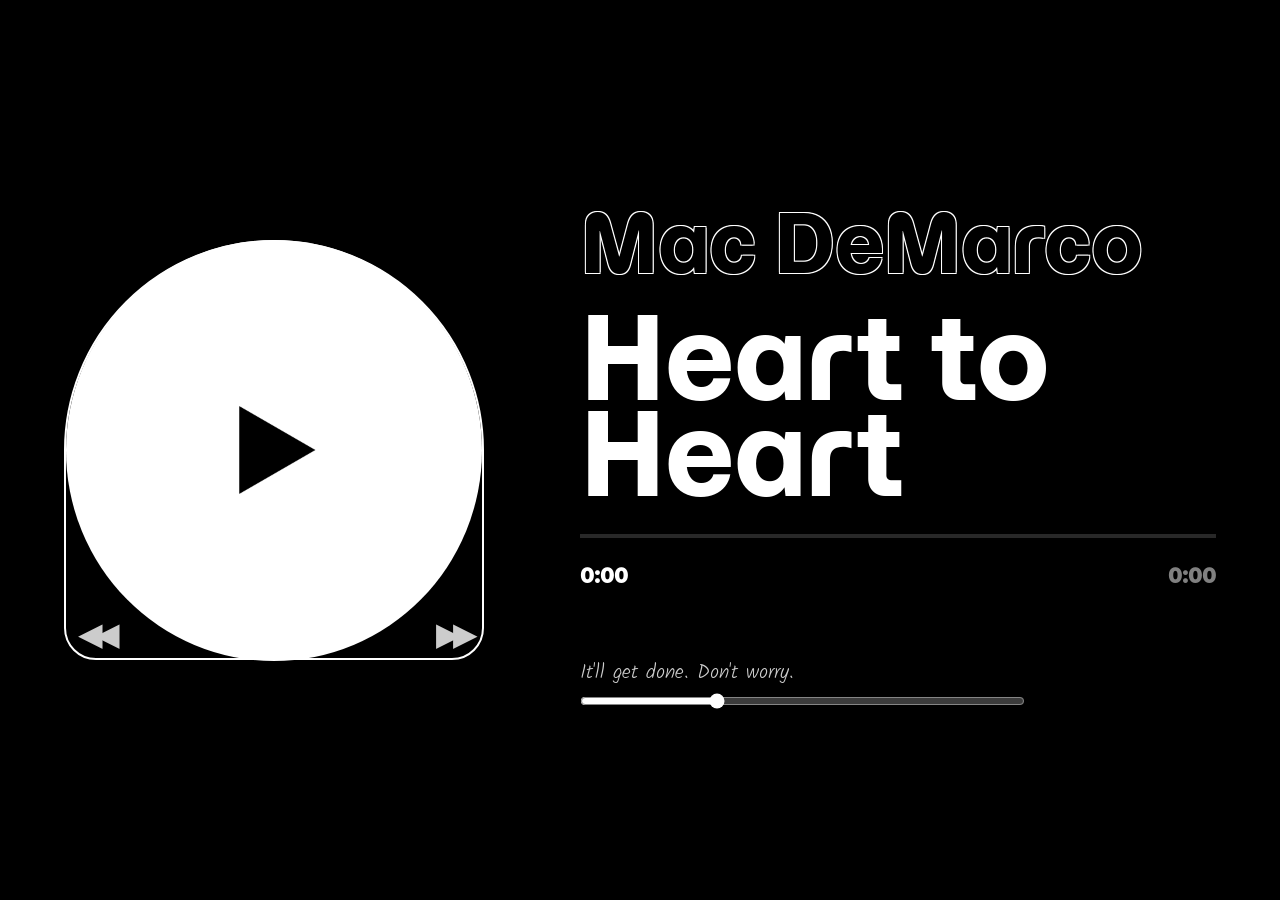
<file: Assignment2/index.html>
<!DOCTYPE html>
<html lang="en">
  <!-- there was a nasty bit of code here that was causing all my comments to be rendered under js syntax, now exterminated -->
  
  <head>
    <meta http-equiv="Content-Type" content="text/html; charset=UTF-8">
    <meta name="viewport" content="width=device-width, initial-scale=1.0">

    <!-- Links to Google Font API -->
    <link rel="preconnect" href="https://fonts.googleapis.com/">
    <link rel="preconnect" href="https://fonts.gstatic.com/" crossorigin="">
    <link rel="preconnect" href="https://fonts.googleapis.com/" crossorigin="use-credentials">
    <link rel="preconnect" href="https://fonts.gstatic.com/">
    
    <!-- links to Momo Trust Display font -->
    <link rel="preconnect" href="https://fonts.googleapis.com">
    <link rel="preconnect" href="https://fonts.gstatic.com" crossorigin>
    <link href="https://fonts.googleapis.com/css2?family=Momo+Trust+Display&display=swap" rel="stylesheet">

    <!-- links to Kalam font -->
    <link rel="preconnect" href="https://fonts.googleapis.com">
    <link rel="preconnect" href="https://fonts.gstatic.com" crossorigin>
    <link href="https://fonts.googleapis.com/css2?family=Kalam:wght@300;400;700&display=swap" rel="stylesheet">

    <!-- links to my Reset & Style CSS, as well as my JS file. -->
    <link rel="stylesheet" href="reset.css">
    <link rel="stylesheet" href="style.css">
    <script src="script.js" defer=""></script>
    
    <!-- no clue what the purpose of these linked stylesheets are -->
    <!-- <link rel="stylesheet" href="css2(1)"> -->
    <!-- <link href="css2" rel="stylesheet"> -->

    <!-- changing the header to something more therapeudic -->
    <title>Slow down, relax.</title>

  </head>

  <body>
    <!-- changing the whole html main structure to operate on an audio-player based ui -->
    <main class="player-container">
      <!-- changing this from a video element to an audio and linking my own music files -->
      <!-- stream cafe - youtube.com/watch?v=TQvXEza4fPc -->
      <audio id="currently-playing" src="https://file.garden/afmGk3tutzpQHcjJ/Stream%20Cafe%20-%201%20hour%20of%20comfy%20%26%20relaxing%20songs%20_%20royalty%20free%20vlog%20music%20%E2%9C%A8.mp3"></audio>
      <section class="playback-controls">
        <!-- playback-controls class groups the playback controls -->
        <!-- using a button element here instead of a styled div as its more semantic for myself and for AT (assistive technology) -->
        <!-- the nav-button class is attributed to both the 'rewind' and 'next' buttons functions as their purposes are the same, just opposites; as well instead of linking to icons for these im opting just to use a character that resembles the same thing, better for performance -->
        <button id="previous-button" class="nav-button">
          ◀◀
        </button>
        
        <button id="play-pause-button" class="play-button">
          <img src="images/Play.png" alt="play icon" id="play-pause-img">
        </button>
        
        <button id="next-button" class="nav-button">
          ▶▶
        </button>

      </section>

      <section class="playback-info">
      <!-- playback-info class groups the song information and progress bar of the song -->
      <!-- this heading hierarchy intentionally makes the track title larger than the artist name -->
      <h2 class="artist-name">
        Mac DeMarco
      </h2>
      
      <h1 class="track-title">
        Heart to Heart
      </h1>
      
      <!-- this div represents both the line for the full length of the song and the line for the elapsed time of the song. This is instantiated in HTML, styled in CSS, and then refreshed by my JS. pretty cool -->
      <div id="progress-bar-container">
        <span id="progress-bar"></span>
      </div>
      
      <!-- this div represents the two duration timers accompanying the div above, one span targetable for the current time and the other for the total duration of the track -->
      <div class="time-container">
        <span id="current-time">0:00</span>
        <span id="duration">0:00</span>
      </div>

      <!-- this div is for the motivational quotes or messages that are periodically shown to the user, in line with the whole 'rest and relaxation' aesthetic -->
      <div class="quote-box">
        <p id="quote-text">
          It'll get done. Don't worry.
        </p>
      </div>

      <!-- this div is for all the 'comfort controls' i intend to implement (currently only one which allows users to slide their audio mix between the music and an environment ambience, heavy inspiration from when i personally used Headspace app) -->
      <div class="comfort-controls">
        <input
          type="range"
          id="calm-slider"
          min="0"
          max="100"
          value="30"
        >
      </div>
        </section>
    </main>
  </body>
</html>
</file>
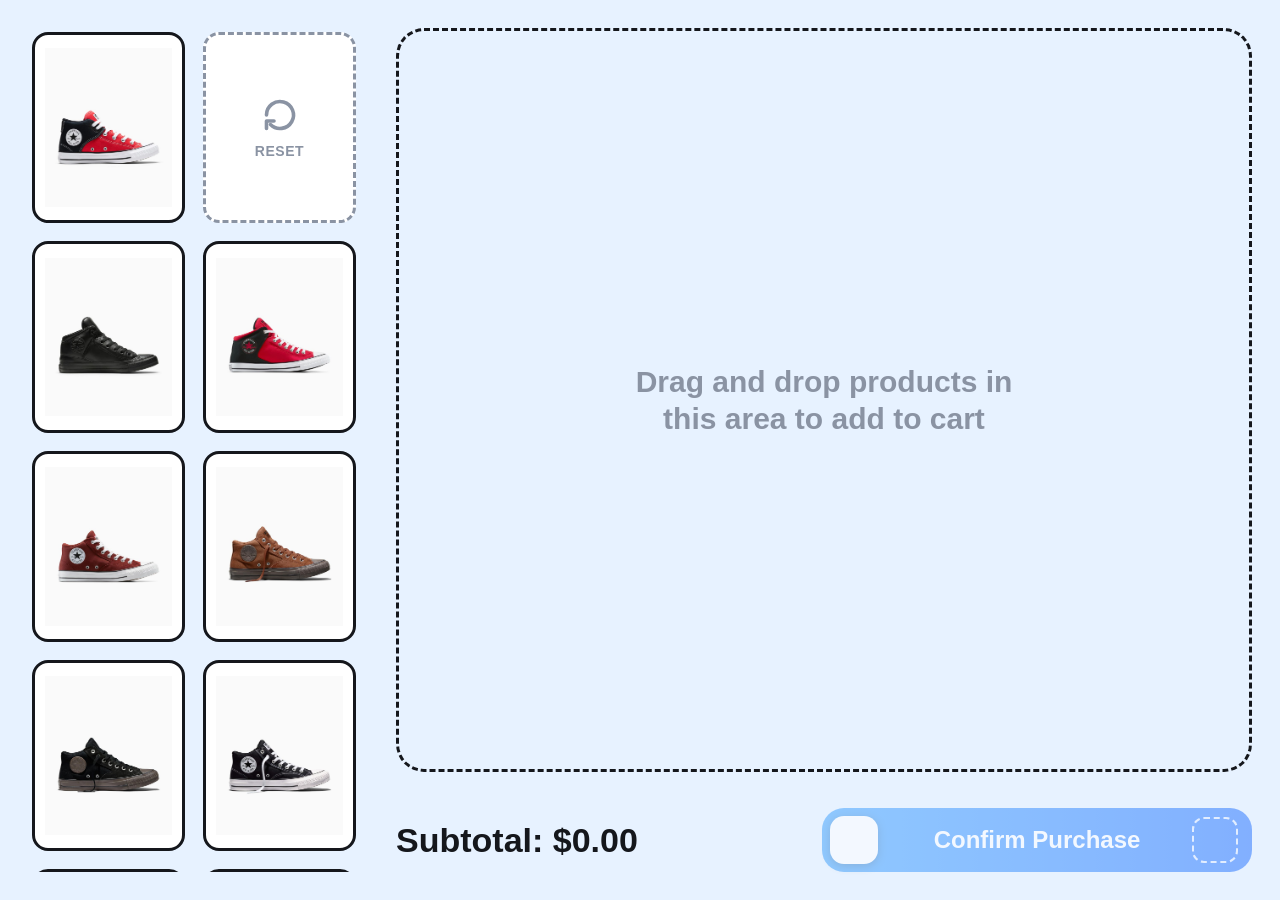
<file: Assignment3/index.html>
<!DOCTYPE html>
<html lang="en">
<head>
    <meta charset="UTF-8">
    <meta name="viewport" content="width=device-width, initial-scale=1.0">
    <title>Neo - A3</title>
    <link rel="stylesheet" href="style.css">
    <script src="script.js" defer></script> <!-- the defer attribute makes sure while the browser is downloading the js that it doesnt prevent the html in main from being loaded-->
</head>
<body>
    <main class="stage">
        <section class="shelf" id="shelf">
            <!-- it looks like theres nothing here but my js will insert all the product cards here, section element is just used for css and js to agree on the same location to apply function and styles -->
        </section>

        <section class="cart" id="cart">
            <p class="cart__hint"> Drag and drop products in<br>this area to add to cart</p> <!-- this is the label that is in the center of the target area for the drag and drop, otherwise its the same as the above -->
        </section>

        <div class="checkout"> <!-- this is the container for the subtotal numbers and the fun confirmation slider -->
            <!-- okay this is a bit confusing but i suppose it makes sense: class="subtotal" and id="subtotal" carry the same name, but it works since the class is for the CSS styling and id is for js, so they dont end up conflicting with each other. 
             
            the span class and id's however are different because of the difference between camelcasing (which is standardised for js) and BEM element notation (which is standardised for CSS). on top of that, with BEM, you always need to have two underscores __ to denote a clear separation from the block to the element, really confusing
            
            and the 'Subtotal:' and '$0.00' aren't in <p> blocks as its fine to reference them as non elements since the '$0.00' is inline with the span and the div is the container for the 'Subtotal:' to sit as a text node. wth -->
            <div class="subtotal" id="subtotal">
                <!-- the js will calculate the rising and falling costs of the cart, then insert the mathematical output here -->
                Subtotal: <span class="subtotal__value" id="subtotalValue">$0.00</span>
            </div>

            <div class="slider is-disabled" id="slider" role="button"> <!-- the class name 'slider is-disabled' is named this way to semantically indicate to developers that this is a temporary state, and that it will toggle between being attributed and unattributed to this div element -->
                <span class="slider__label" id="sliderLabel">Confirm Purchase</span>
                <span class="slider__target"></span> <!-- this is the location of the dashed square on the right -->
                <span class="slider__knob" id="knob"></span> <!-- the location of the draggable square, this span has an id attached to it as well since its calling from js for the icon-->
            </div>
        </div>
    </main>
</body>
</html>
</file>
<file: Assignment2/style.css>
/* adding more dividing lines to categorise styling attributes */

/* universal styling to all html on page */
body {
  /* vh is targeting the viewport height, ensuring the contents of the page is AT LEAST using the full height of the screen */
  min-height: 100vh;

  /* colour styling for bg and elements, will probably change later */
  background: black;
  color: white;

  /* flexbox attributes, make sure everything is centered on the page, lets keep it simple */
  display: flex;
  flex-direction: column;
  justify-content: center;
  align-items: center;

  /* equates to around 16px of space around all the elements from the viewport sides */
  padding: 4rem;

  /* sets the global font */
  font-family: "Momo Trust Display", sans-serif;

  /* hides any element overflowing that isnt already visible to the user */
  overflow: hidden;
}

/* styling to the spacing of the audioplayer container */
.player-container {
  /* take up to 1800px for width, if vp is less than simply fill */
  width: 100%;
  max-width: 1800px;

/* flexbox attributes for the player container elements specifically, that is then being centered by the previously styled flexbox in the body */
  display: flex;
  /* aligning-items (that are already in the center of the page) to the center of their container, confusing but makes sense */
  align-items: center;
  /* gap between the playback info and controls */
  gap: 6rem;
}

/* styling to the playback control elements */
.playback-controls {
  /* ensures that styling done to the spacing of playback control elements (skip, play/pause, rewind buttons) are applied from within (relative to) the player-controls container, not the page or the parental player-container */
  position: relative;

  /* this is overkill with the height but its just to give ample space to the buttons, they're centered anyways so its chill */
  width: 420px;
  height: 420px;

  /* border enclosing the elements + rounding, had to separate border radiuses into their own sides to get custom curving to make unique shape */
  border: 2px solid white;
    border-top-left-radius: 50%;
    border-top-right-radius: 50%;
    border-bottom-left-radius: 2rem;
    border-bottom-right-radius: 2rem;

  /* centering elements within the overkill width and height styled above */
  display: flex;
  justify-content: center;
  align-items: center;
}

/* specifically styling to the playbutton, which is a child class of the playback-controls class */
.play-button {
  width: 421px;
  height: 421px;

  /* how tf does 50% make it fully circular */
  border: none;
  border-radius: 50%;

  background: white;

  /* centering the play/pause images within the play-button container */
  display: flex;
  justify-content: center;
  align-items: center;

  /* making it so when a user hover overs the button it turns into a pointer, indicating it is an interactable element */
  cursor: pointer;

  /* gradually reacts to the hover state change below */
  transition: transform 0.25s ease;
}

/* change this later to preference, simply shrinks the button down slightly to indicate an active touch target */
.play-button:hover {
  transform: scale(0.97);
}

.play-button img {
  width: 180px;
  height: 180px;
}

/* styling both the forward and back buttons of the playback controls */
.nav-button {
  /* allows me to position the nav buttons without the other elements in the containers being affected by their spacing */
  position: absolute;
  bottom: 0.25rem;

  border: none;
  background: transparent;
  color: white;
  opacity: 0.8;
  font-size: 2rem;
  letter-spacing: -0.5rem;

  cursor:pointer;

  transition: 
    transform 1s ease-out,
    opacity 0.5s ease;
}

/* on hover buttons slightly scale down and rise in opacity from 80% to 100%, may change later */
.nav-button:hover {
  transform: scale(0.95);
  opacity: 1;
}

/* realigning the forward and back buttons 2 rems away from either side of the container */
#previous-button {
  left: 0.75rem;
}

/* for some fuck ass reason the spacing is asymmetrical with the forward and back buttons, no idea whats causing it ill have to change it up later */

#next-button {
  right: 0.75rem;
}

.playback-info {
  /* allows for the playback info to be filled in the remaining space on the right of playback control's container */
  flex: 1 1 0%;
}

.artist-name {
  font-size: 5rem;
  font-weight: 300;
  margin-bottom: 1rem;

  color: black;
  text-shadow:
    -1px -1px 0 white,
    1px -1px 0 white,
    -1px 1px 0 white,
    1px 1px 0 white;

    /* originally i was gonna use this method of generating a text outline, but opted for the method above since its compatible with more browsers*/
    /* color: transparent;
    -webkit-text-stroke: 2px white; */
}

.track-title {
  font-size: 7rem;
  font-weight: 500;
  line-height: 0.85;
  margin-bottom: 2rem
}

/* this targets the lines representing both the elapsed time and total time for the song duration */
#progress-bar-container {
  width: 100%;
  height: 4px;

  background: rgb(40,40,40);

  /* to prevent progress bar from overflowing between transitions */
  overflow: hidden;

  margin-bottom: 1.5rem;
}

/* this styles specifically the length of the line which has elapsed in song duration */
#progress-bar {
  width:0%;
  height:100%;

  display: block;
  background: white;
  /* makes the progress bar increase each frame the monitor can view interpolatively, instead of once every second */
  transition: width 0.1s linear;
}

/* targetting the current time and total duration elements */
.time-container {
  /* css flexbox game coming in clutch here */
  display: flex;
  justify-content: space-between;
  
  font-size: 1.25em;
  font-weight: 700;
  
  margin-bottom: 4rem;
}

/* just targeting the duration timer to appear darker than the current time element */
#duration {
  opacity: 0.5
}

.quote-box {
  max-width: 100%;
  /* will change the opacity later */
  opacity: 0.8
}

#quote-text {
  font-size: 20px;
  /* ensures the quote defaults to a system serif font in case they cant load Kalam from google fonts */
  font-family: "Kalam", serif;
  font-weight: 300;
  line-height: 2;
}

.comfort-controls {
  display: flex;
  align-items: center;
  gap: 1rem;
}

#calm-slider {
  width: 70%;
  cursor: pointer;
  accent-color: white;
}

/*

ALL OF ROHIT'S CODE BELOW

.double-border {
  border: 6px double rgb(65, 41, 27);
  border-radius: 16px;
}

video {
  width: 800px;
  height: auto;
  border-radius: 12px;
}

h1 {
  font-size: 2.3rem;
  font-weight: bold;
}
.main-screen,
.controls {
  display: flex;
  justify-content: center;
  align-items: center;
}

.main-screen {
  padding: 10px;
  width: 100%;
}

.controls {
  gap: 10px;
  padding: 10px;
}

.playlist {
  display: flex;
  justify-content: space-around;
  align-items: center;
  gap: 10px;

  padding: 10px;
  border-bottom: 6px double rgb(65, 41, 27);
}

#progress-bar-container {
  width: 100%;
  height: 10px;
  background-color: gray;
}
#progress-bar {
  width: 0%;
  display: block;
  background-color: coral;
  height: 100%;
  transition: width 0.2s ease;
}

button {
  cursor: pointer;
  padding: 10px;
  font-size: 1.2rem;
  color: black;
  border-radius: 12px;
  background-color: rgba(250, 235, 215, 0.588);
}

button:hover {
  scale: 0.9;
  background-color: rgba(250, 235, 215, 0.25);
}

#likes {
  font-size: 2.2rem;
  color: rgb(168, 55, 55);
} */
</file>
<file: Assignment3/style.css>
/* Colourways and other design tokens */
:root {
  /* palette */
  --bg:         #e7f2ff;   /* page background, soft blue     */
  --card:       #ffffff;   /* product card background        */
  --ink:        #15171c;   /* near-black text / borders      */
  --hint:       #8a93a3;   /* placeholder "drag here" text   */
  --accent-a:   #3aa0ff;   /* button gradient start          */
  --accent-b:   #1f6fff;   /* button gradient end            */
  --panic:      #e23b3b;   /* "impulse buy" red              */
  --success:    #21b573;   /* confirmed green                */
  --success-bg: #e4f8ee;   /* confirmed cart fill            */

  /* sizing */
  --card-radius: 16px;
}


/* Reset and base styling */
* { box-sizing: border-box; }

body {
  margin: 0;
  min-height: 100vh;
  background: var(--bg);
  color: var(--ink);
  font-family: "Inter", sans-serif;
  -webkit-user-select: none;
  user-select: none;
}

/* Page grid, divided into 2 columns, shelf half and cart half */
.stage {
  display: grid;
  grid-template-columns: 340px 1fr;
  grid-template-rows: 1fr auto;
  gap: 28px;
  max-width: 1400px;
  height: 100vh;
  padding: 28px;
  margin: 0 auto;
}

/* shoe shelf */
.shelf {
  grid-row: 1 / 3;
  display: grid;
  grid-template-columns: repeat(2, 1fr);
  gap: 18px;
  align-content: start;
  overflow-y: auto;
  padding: 4px 12px 4px 4px;
  scrollbar-width: thin;
}

/* the cards of the shoes within the shelf */
.product {
  position: relative;
  aspect-ratio: 4 / 5;
  background: var(--card);
  border: 3px solid var(--ink);
  border-radius: var(--card-radius);
  display: flex;
  align-items: center;
  justify-content: center;
  padding: 10px;
  cursor: grab;
  transition: transform 0.25s ease, opacity 0.25s ease;
}
.product:active { cursor: grabbing; }

.product.is-used {
  opacity: 0.25;
  cursor: default;
  pointer-events: none;
}

.shoe {
  width: 100%;
  height: 100%;
  object-fit: contain;
  pointer-events: none;
}

/* the reset button card */
.reset-btn {
  aspect-ratio: 4 / 5;
  background: var(--card);
  border: 3px dashed var(--hint);
  border-radius: var(--card-radius);
  display: flex;
  flex-direction: column;
  align-items: center;
  justify-content: center;
  gap: 10px;
  cursor: pointer;
  transition: border-color 0.2s ease, background 0.2s ease, transform 0.15s ease;
  color: var(--hint);
  font-size: 14px;
  font-weight: 700;
  letter-spacing: 0.04em;
  text-transform: uppercase;
}
.reset-btn:hover {
  border-color: var(--ink);
  color: var(--ink);
  background: #f0f4fa;
  transform: scale(1.03);
}
.reset-btn:active {
  transform: scale(0.97);
}

.reset-btn svg {
  width: 36px;
  height: 36px;
}

/* the panic shake during the impulsive mode */
@keyframes shake {
  0%   { transform: rotate(-4deg) translate(-1px,  0); }
  25%  { transform: rotate( 3deg) translate( 1px, -1px); }
  50%  { transform: rotate(-3deg) translate(-1px,  1px); }
  75%  { transform: rotate( 4deg) translate( 1px,  0); }
  100% { transform: rotate(-4deg) translate(-1px,  0); }
}
.shelf.is-panic .product:not(.is-used) {
  animation: shake 0.28s linear infinite;
  animation-delay: var(--shake-delay, 0s);
}

/* cart */
.cart {
  position: relative;
  border: 3px dashed var(--ink);
  border-radius: 28px;
  min-height: 0;
  padding: 24px;
  display: flex;
  flex-wrap: wrap;
  gap: 18px;
  align-items: center;
  justify-content: center;
  align-content: center;
  transition: background-color 0.4s ease, border-color 0.4s ease;
}

.cart.is-over {
  background: rgba(31, 111, 255, 0.07);
  border-color: var(--accent-b);
}

.cart__hint {
  position: absolute;
  inset: 0;
  display: flex;
  align-items: center;
  justify-content: center;
  text-align: center;
  font-size: 30px;
  font-weight: 800;
  line-height: 1.25;
  color: var(--hint);
  pointer-events: none;
  transition: opacity 0.3s ease;
  padding: 0 40px;
}
.cart.has-items .cart__hint { opacity: 0; }

/* styling for a shoe added to cart */
.cart-item {
  width: 150px;
  aspect-ratio: 4 / 5;
  background: var(--card);
  border: 3px solid var(--ink);
  border-radius: var(--card-radius);
  padding: 10px;
  cursor: grab;
  transform: rotate(var(--angle, 0deg))
             translate(var(--tx, 0px), var(--ty, 0px));
  animation: pop-in 0.28s cubic-bezier(0.2, 1.3, 0.5, 1);
}
.cart-item:active { cursor: grabbing; }

@keyframes pop-in {
  from { transform: scale(0.6) rotate(0deg); opacity: 0; }
  to   { transform: scale(1)   rotate(var(--angle, 0deg))
                                translate(var(--tx, 0px), var(--ty, 0px));
         opacity: 1; }
}

/* green tint applied on the cart when order is confirmed */
.cart.is-confirmed {
  background: var(--success-bg);
  border-color: var(--success);
}

/* subtotal */
.checkout {
  grid-column: 2;
  grid-row: 2;
  display: flex;
  align-items: center;
  justify-content: space-between;
  gap: 24px;
  padding-top: 8px;
}

.subtotal {
  position: relative;
  font-size: 34px;
  font-weight: 800;
  white-space: nowrap;
}

.subtotal__value {
  display: inline-block;
  transition: color 0.3s ease;
}

.subtotal.is-panic .subtotal__value { color: var(--panic); }

.subtotal.is-confirmed .subtotal__value { color: var(--success); }

.delta {
  position: absolute;
  left: 100%;
  top: 0;
  margin-left: 12px;
  font-size: 20px;
  font-weight: 800;
}
.delta--up   { color: var(--success); animation: float-up   0.7s ease forwards; }
.delta--down { color: var(--panic);   animation: float-down 0.7s ease forwards; }

@keyframes float-up {
  from { transform: translateY(6px);  opacity: 1; }
  to   { transform: translateY(-26px); opacity: 0; }
}
@keyframes float-down {
  from { transform: translateY(-6px); opacity: 1; }
  to   { transform: translateY(26px);  opacity: 0; }
}


/* slider styling */
.slider {
  --pad: 8px;
  position: relative;
  width: 430px;
  height: 64px;
  border-radius: 22px;
  background: linear-gradient(90deg, var(--accent-a), var(--accent-b));
  flex: none;
  transition: background 0.5s ease, opacity 0.25s ease;
}

.slider.is-disabled {
  opacity: 0.5;
  cursor: not-allowed;
}

.slider.is-impulse,
.slider.is-slid:not(.is-confirmed) {
  background: linear-gradient(90deg, #5cd8fa, #1a69ff);
}

.slider__label { 
  position: absolute;
  inset: 0;
  display: flex;
  align-items: center;
  justify-content: center;
  color: #fff;
  font-size: 24px;
  font-weight: 800;
  pointer-events: none;
}

.slider.is-impulse .slider__label {
  clip-path: inset(0 0 0 var(--knob-right, 0px));
}

.slider.is-reverting .slider__label {
  clip-path: inset(0 calc(100% - var(--knob-left, 100%)) 0 0);
}

.slider__confirm-text {
  position: absolute;
  inset: 0;
  display: flex;
  align-items: center;
  justify-content: center;
  color: #fff;
  font-size: 24px;
  font-weight: 800;
  pointer-events: none;
  clip-path: inset(0 0 0 var(--knob-right, 100%));
}

.slider__impulse-text {
  position: absolute;
  inset: 0;
  display: flex;
  align-items: center;
  justify-content: flex-start;
  padding: 0 72px 0 20px;
  pointer-events: none;
  clip-path: inset(0 calc(100% - var(--knob-right, 0px)) 0 0);
}

.impulse-copy {
  margin: 0;
  font-size: 16px;
  font-weight: 800;
  line-height: 1.3;
  color: var(--ink);
}

.slider.is-slid:not(.is-confirmed) .slider__label {
  justify-content: flex-start;
  padding: 0 72px 0 20px;
}

.slider.is-confirmed .slider__label {
  justify-content: center;
  padding: 0;
  clip-path: none;
}

.hot { color: #e23b3b; }

.slider__target {
  position: absolute;
  right: 14px;
  top: 50%; 
  transform: translateY(-50%);
  width: 46px;
  height: 46px;
  border-radius: 12px;
  border: 2px dashed rgba(255, 255, 255, 0.85);
  pointer-events: none;
}
.slider.is-slid .slider__target,
.slider.is-confirmed .slider__target { opacity: 0; }

.slider__knob {
  position: absolute;
  left: var(--pad);
  top: var(--pad);
  width: 48px;
  height: 48px;
  border-radius: 14px;
  background: #fff;
  display: flex;
  align-items: center;
  justify-content: center;
  box-shadow: 0 2px 8px rgba(0, 0, 0, 0.25);
  cursor: grab;
  touch-action: none; 
  z-index: 2;
  transform: translate(0, 0);
}
.slider__knob:active { cursor: grabbing; }

.slider__knob.is-springing {
  transition: transform 0.3s cubic-bezier(0.2, 1.2, 0.4, 1);
}
.slider__knob svg { width: 26px; height: 26px; }

.slider.is-confirmed {
  background: linear-gradient(90deg, #1fc77f, var(--success));
}

/* all code below is to help responsiveness on narrower screens, dont think this was necessary though */
@media (max-width: 820px) {
  .stage {
    grid-template-columns: 1fr;
    grid-template-rows: auto auto auto;
    height: auto;
  }
  .shelf {
    grid-row: auto;
    max-height: 50vh;
  }
  .cart { min-height: 220px; }
  .checkout {
    grid-column: 1;
    flex-direction: column;
    align-items: stretch;
  }
  .slider { width: 100%; }
}
</file>
